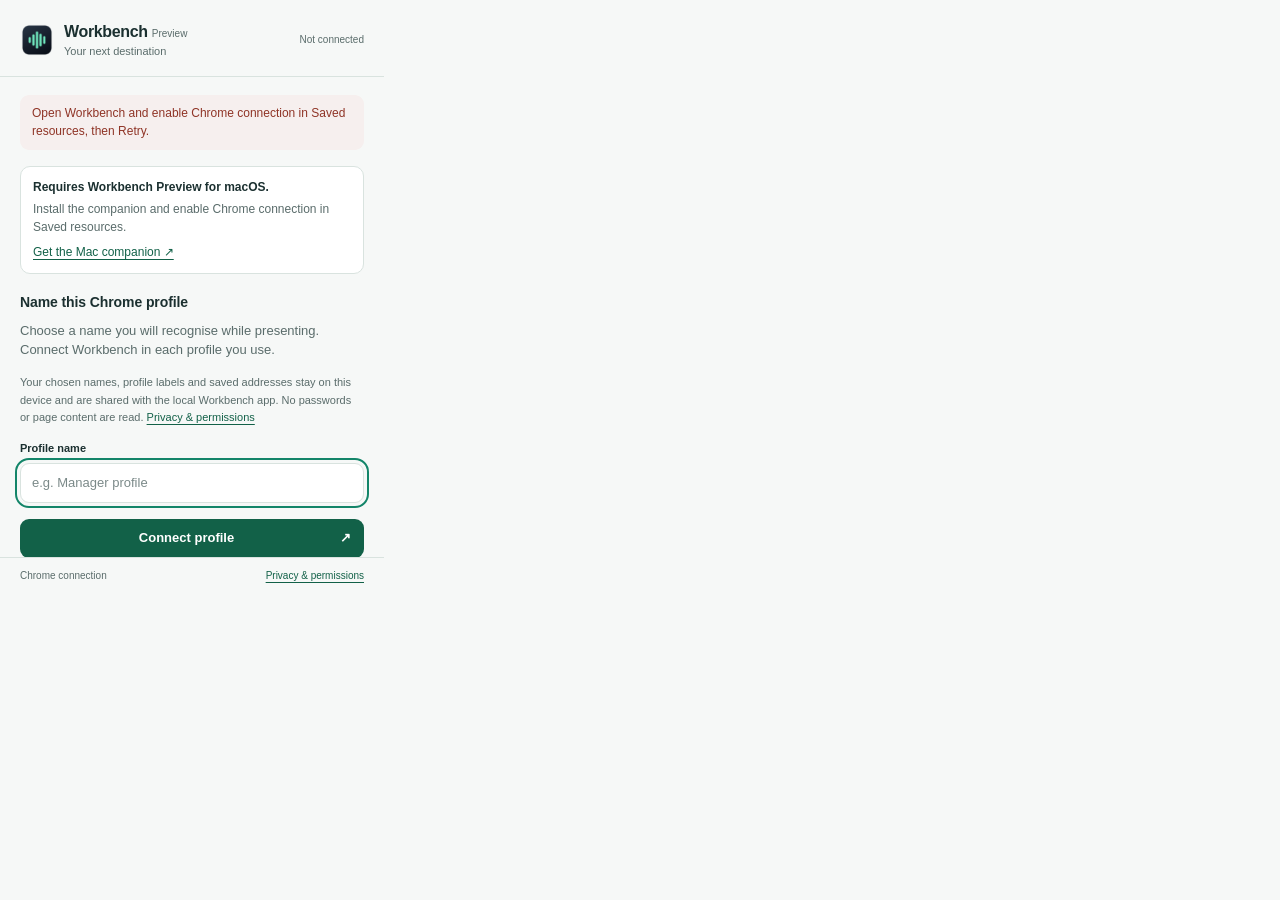
<file: BrowserExtension/popup.html>
<!doctype html>
<html lang="en">
<head>
  <meta charset="utf-8">
  <meta name="viewport" content="width=device-width, initial-scale=1">
  <title>Workbench Preview destinations</title>
  <link rel="stylesheet" href="popup.css">
  <script type="module" src="popup.js"></script>
</head>
<body>
  <header>
    <img class="mark" src="icons/icon48.png" width="34" height="34" alt="">
    <div><h1>Workbench <span class="preview-label">Preview</span></h1><p class="eyebrow">Your next destination</p></div>
    <span id="connection-state" class="connection">Connecting…</span>
  </header>
  <main>
    <div id="feedback" class="feedback" role="status" aria-live="polite" hidden></div>
    <section id="setup" aria-labelledby="setup-heading" hidden>
      <div class="companion-note">
        <strong>Requires Workbench Preview for macOS.</strong>
        <p>Install the companion and enable Chrome connection in Saved resources.</p>
        <a href="https://workbench-mac.vercel.app/" target="_blank" rel="noopener noreferrer">Get the Mac companion ↗</a>
      </div>
      <h2 id="setup-heading">Name this Chrome profile</h2>
      <p>Choose a name you will recognise while presenting. Connect Workbench in each profile you use.</p>
      <p class="data-note">Your chosen names, profile labels and saved addresses stay on this device and are shared with the local Workbench app. No passwords or page content are read. <a href="privacy.html" target="_blank" rel="noopener noreferrer">Privacy &amp; permissions</a></p>
      <form id="connect-form">
        <label for="profile-name">Profile name</label>
        <input id="profile-name" name="profileName" placeholder="e.g. Manager profile" maxlength="80" required autocomplete="off">
        <button class="primary full" type="submit">Connect profile <span aria-hidden="true">↗</span></button>
      </form>
    </section>
    <section id="paired" aria-labelledby="destinations-heading" hidden>
      <div class="section-heading"><h2 id="destinations-heading">Destinations</h2><button id="refresh" class="text-button" type="button">Refresh</button></div>
      <label class="sr-only" for="search">Search destinations</label>
      <input id="search" type="search" placeholder="Find a destination…" autocomplete="off">
      <p id="empty" class="empty" hidden>No destinations yet. Save a tab below to make your first shortcut.</p>
      <ul id="destinations" class="destinations" aria-label="Saved destinations"></ul>
      <div id="offline" class="offline" hidden>
        <p>Open Workbench and enable Chrome connection in Saved resources, then Retry.</p>
        <button id="retry" class="secondary" type="button">Retry connection</button>
      </div>
      <details id="save-details">
        <summary>Save or update this tab <span aria-hidden="true">+</span></summary>
        <form id="save-form">
          <p class="caption">Saving in <strong id="save-profile"></strong></p>
          <label for="save-mode">Destination</label>
          <select id="save-mode"><option value="">Create a new destination</option></select>
          <label for="destination-title">Audience-safe name</label>
          <input id="destination-title" maxlength="80" placeholder="e.g. Manager" required autocomplete="off">
          <div id="old-address" class="address-block" hidden><span class="address-label">Previous address</span><code id="old-url"></code></div>
          <div class="address-block"><span id="new-address-label" class="address-label">Address to save</span><code id="current-url"></code></div>
          <p id="stripped" class="caption" hidden>Query parameters and the fragment were removed from this address.</p>
          <p id="tab-unavailable" class="caption" hidden>Open a regular web tab in this profile, then reopen Workbench.</p>
          <p id="permission-step" class="caption" hidden>First allow this site. Chrome closes this popup for permission; reopen Workbench to finish saving. Your draft stays here.</p>
          <button id="save-button" class="primary full" type="submit">Save destination</button>
        </form>
      </details>
    </section>
  </main>
  <footer><span id="current-profile">Chrome connection</span><a href="privacy.html" target="_blank" rel="noopener noreferrer">Privacy &amp; permissions</a></footer>
</body>
</html>
</file>
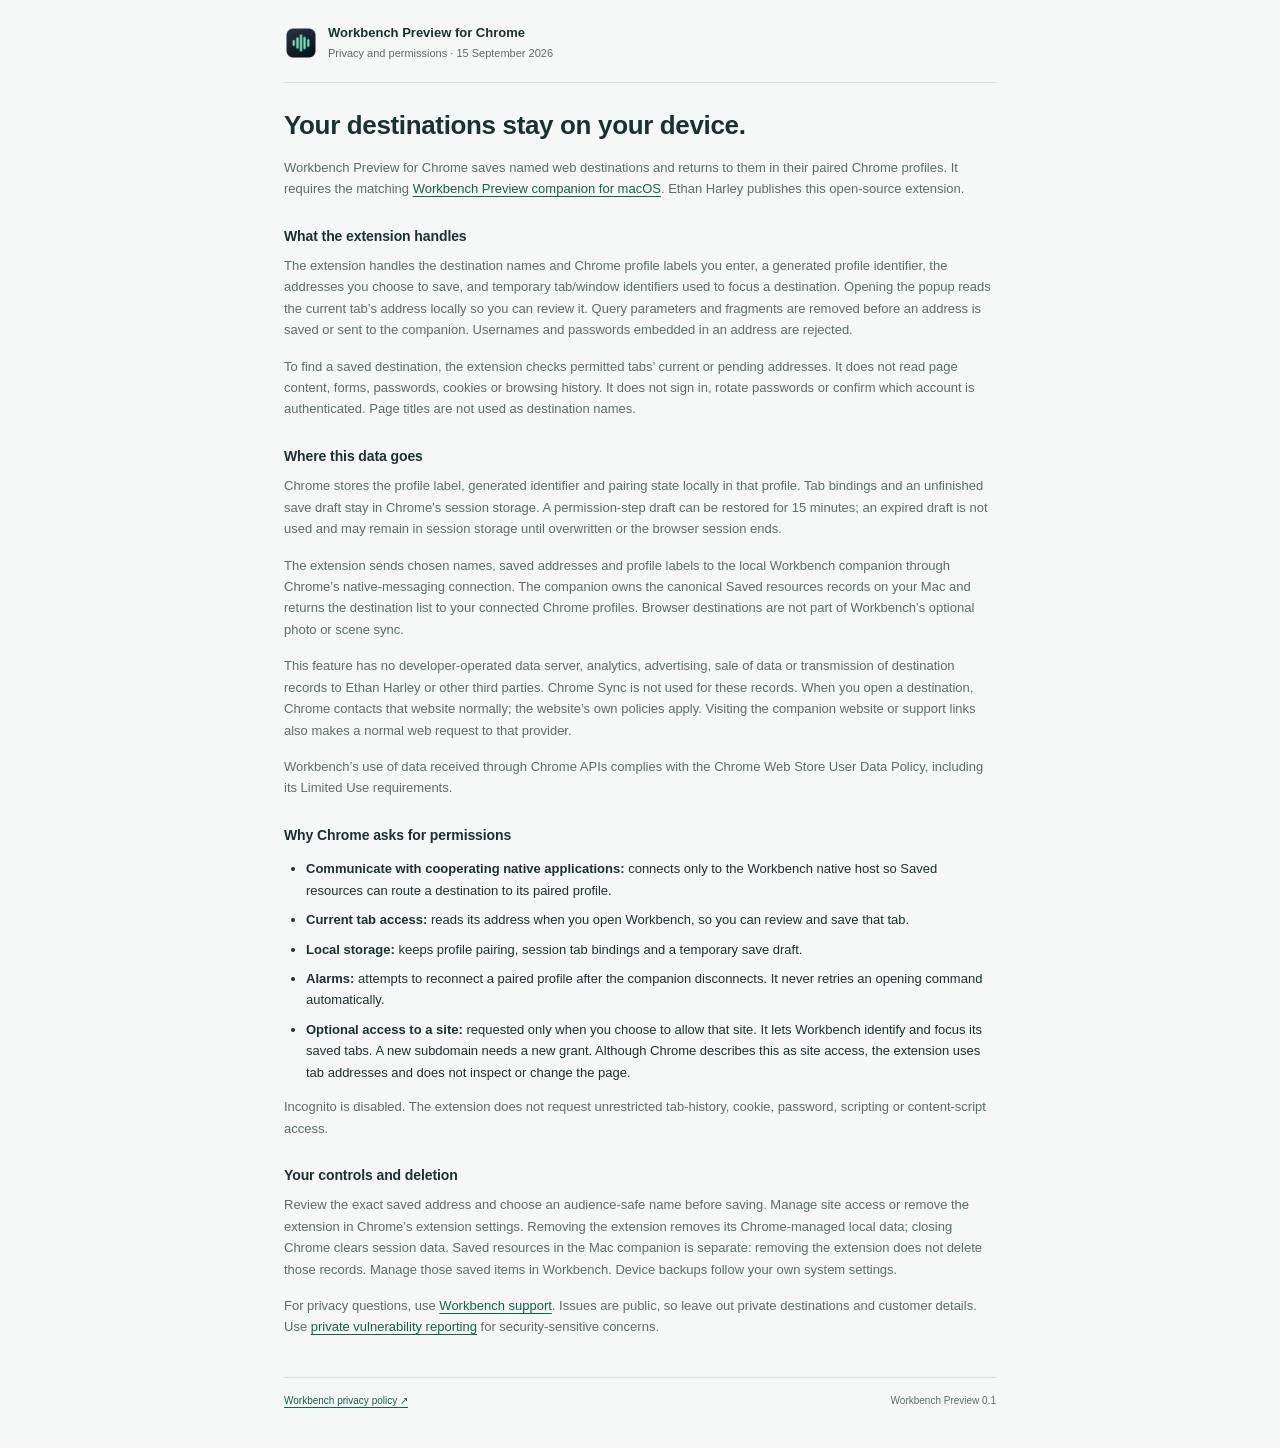
<file: BrowserExtension/privacy.html>
<!doctype html>
<html lang="en">
<head>
  <meta charset="utf-8">
  <meta name="viewport" content="width=device-width, initial-scale=1">
  <title>Privacy and permissions — Workbench Preview for Chrome</title>
  <link rel="stylesheet" href="popup.css">
</head>
<body class="privacy-page">
  <header><img class="mark" src="icons/icon48.png" width="34" height="34" alt=""><div><strong>Workbench Preview for Chrome</strong><p class="eyebrow">Privacy and permissions · 15 September 2026</p></div></header>
  <main>
    <h1>Your destinations stay on your device.</h1>
    <p>Workbench Preview for Chrome saves named web destinations and returns to them in their paired Chrome profiles. It requires the matching <a href="https://workbench-mac.vercel.app/" target="_blank" rel="noopener noreferrer">Workbench Preview companion for macOS</a>. Ethan Harley publishes this open-source extension.</p>

    <h2>What the extension handles</h2>
    <p>The extension handles the destination names and Chrome profile labels you enter, a generated profile identifier, the addresses you choose to save, and temporary tab/window identifiers used to focus a destination. Opening the popup reads the current tab’s address locally so you can review it. Query parameters and fragments are removed before an address is saved or sent to the companion. Usernames and passwords embedded in an address are rejected.</p>
    <p>To find a saved destination, the extension checks permitted tabs’ current or pending addresses. It does not read page content, forms, passwords, cookies or browsing history. It does not sign in, rotate passwords or confirm which account is authenticated. Page titles are not used as destination names.</p>

    <h2>Where this data goes</h2>
    <p>Chrome stores the profile label, generated identifier and pairing state locally in that profile. Tab bindings and an unfinished save draft stay in Chrome’s session storage. A permission-step draft can be restored for 15 minutes; an expired draft is not used and may remain in session storage until overwritten or the browser session ends.</p>
    <p>The extension sends chosen names, saved addresses and profile labels to the local Workbench companion through Chrome’s native-messaging connection. The companion owns the canonical Saved resources records on your Mac and returns the destination list to your connected Chrome profiles. Browser destinations are not part of Workbench’s optional photo or scene sync.</p>
    <p>This feature has no developer-operated data server, analytics, advertising, sale of data or transmission of destination records to Ethan Harley or other third parties. Chrome Sync is not used for these records. When you open a destination, Chrome contacts that website normally; the website’s own policies apply. Visiting the companion website or support links also makes a normal web request to that provider.</p>
    <p>Workbench’s use of data received through Chrome APIs complies with the Chrome Web Store User Data Policy, including its Limited Use requirements.</p>

    <h2>Why Chrome asks for permissions</h2>
    <ul>
      <li><strong>Communicate with cooperating native applications:</strong> connects only to the Workbench native host so Saved resources can route a destination to its paired profile.</li>
      <li><strong>Current tab access:</strong> reads its address when you open Workbench, so you can review and save that tab.</li>
      <li><strong>Local storage:</strong> keeps profile pairing, session tab bindings and a temporary save draft.</li>
      <li><strong>Alarms:</strong> attempts to reconnect a paired profile after the companion disconnects. It never retries an opening command automatically.</li>
      <li><strong>Optional access to a site:</strong> requested only when you choose to allow that site. It lets Workbench identify and focus its saved tabs. A new subdomain needs a new grant. Although Chrome describes this as site access, the extension uses tab addresses and does not inspect or change the page.</li>
    </ul>
    <p>Incognito is disabled. The extension does not request unrestricted tab-history, cookie, password, scripting or content-script access.</p>

    <h2>Your controls and deletion</h2>
    <p>Review the exact saved address and choose an audience-safe name before saving. Manage site access or remove the extension in Chrome’s extension settings. Removing the extension removes its Chrome-managed local data; closing Chrome clears session data. Saved resources in the Mac companion is separate: removing the extension does not delete those records. Manage those saved items in Workbench. Device backups follow your own system settings.</p>
    <p>For privacy questions, use <a href="https://github.com/EthDawg/workbench/issues" target="_blank" rel="noopener noreferrer">Workbench support</a>. Issues are public, so leave out private destinations and customer details. Use <a href="https://github.com/EthDawg/workbench/security/advisories/new" target="_blank" rel="noopener noreferrer">private vulnerability reporting</a> for security-sensitive concerns.</p>
  </main>
  <footer><a href="https://workbench-mac.vercel.app/privacy.html" target="_blank" rel="noopener noreferrer">Workbench privacy policy ↗</a><span>Workbench Preview 0.1</span></footer>
</body>
</html>
</file>
<file: BrowserExtension/popup.css>
:root { color-scheme: light dark; --bg:#f6f8f7; --surface:#fff; --ink:#1b3030; --muted:#5a6c6b; --line:#d9e3df; --mint:#d2f4e5; --accent:#126148; --focus:#138569; --error:#8f3426; font:13px/1.45 -apple-system,BlinkMacSystemFont,"Segoe UI",sans-serif; }
* { box-sizing:border-box; }
body { width:384px; margin:0; background:var(--bg); color:var(--ink); }
header { display:flex; align-items:center; gap:10px; padding:20px 20px 16px; border-bottom:1px solid var(--line); }
.mark { width:34px; height:34px; flex:none; object-fit:contain; }
h1 { font-size:16px; letter-spacing:-.35px; margin:0; }
.preview-label { font-size:10px; font-weight:500; letter-spacing:0; color:var(--muted); }
a { color:var(--accent); text-underline-offset:3px; }
.companion-note { padding:12px; margin-bottom:18px; border-radius:10px; border:1px solid var(--line); background:var(--surface); font-size:12px; }
.companion-note p { margin:5px 0 8px; }
.data-note { font-size:11px; line-height:1.55; }
.eyebrow { color:var(--muted); font-size:11px; margin:1px 0 0; }
.connection { margin-left:auto; font-size:10px; color:var(--muted); max-width:74px; text-align:right; }
.connection[data-connected="true"] { color:var(--accent); }
main { padding:18px 20px 16px; min-height:110px; max-height:480px; overflow-y:auto; }
h2 { font-size:14px; margin:0; font-weight:650; letter-spacing:-.1px; }
p { margin:9px 0 15px; color:var(--muted); }
label { display:block; font-size:11px; font-weight:600; margin:14px 0 6px; }
input,select,button { font:inherit; }
input,select { width:100%; padding:10px 11px; background:var(--surface); border:1px solid var(--line); border-radius:9px; color:var(--ink); }
input::placeholder { color:var(--muted); opacity:.8; }
button { border:0; cursor:pointer; color:var(--ink); }
button:disabled { opacity:.5; cursor:default; }
:focus-visible { outline:2px solid var(--focus); outline-offset:3px; }
.primary { background:var(--accent); color:#fff; font-weight:600; border-radius:9px; padding:10px 13px; }
.primary span { float:right; }
.full { width:100%; margin-top:16px; }
.secondary { background:var(--mint); color:var(--accent); border-radius:8px; padding:8px 12px; font-weight:600; }
.text-button { background:none; padding:4px 0 4px 8px; color:var(--accent); font-size:11px; }
.section-heading { display:flex; align-items:center; justify-content:space-between; margin-bottom:10px; }
.feedback { font-size:12px; padding:10px 12px; margin-bottom:16px; border-radius:9px; background:var(--mint); color:var(--accent); overflow-wrap:anywhere; }
.feedback[data-error="true"] { color:var(--error); background:color-mix(in srgb,var(--error) 8%,var(--surface)); }
.caption { font-size:11px; line-height:1.5; margin:10px 0 0; }
.empty { padding:20px 8px; text-align:center; font-size:12px; }
.destinations { list-style:none; margin:12px -4px 16px; padding:0; }
.destination { width:100%; display:flex; align-items:center; gap:11px; text-align:left; padding:11px 9px; background:transparent; border-radius:10px; }
.destination:hover { background:var(--surface); }
.destination:focus-visible { background:var(--mint); outline-offset:-1px; }
.destination-icon { flex:none; width:30px; height:30px; display:grid; place-items:center; border:1px solid var(--line); color:var(--accent); border-radius:9px; font-size:15px; }
.destination-copy { min-width:0; flex:1; }
.destination-title { display:block; font-weight:600; overflow-wrap:anywhere; }
.destination-detail { display:block; font-size:10px; color:var(--muted); overflow:hidden; text-overflow:ellipsis; white-space:nowrap; margin-top:2px; }
.destination-arrow { color:var(--muted); font-size:15px; }
.offline { padding:2px 0 16px; font-size:12px; }
details { border-top:1px solid var(--line); padding-top:14px; }
summary { cursor:pointer; font-size:12px; font-weight:600; list-style:none; display:flex; justify-content:space-between; padding:2px 0; }
summary::-webkit-details-marker { display:none; }
summary span { font-size:16px; font-weight:400; line-height:1; color:var(--muted); }
details[open] summary span { transform:rotate(45deg); }
.address-block { padding:10px 11px; background:var(--surface); border:1px solid var(--line); border-radius:9px; margin-top:12px; }
.address-label { display:block; color:var(--muted); font-size:10px; margin-bottom:4px; }
code { font:11px/1.5 ui-monospace,SFMono-Regular,Menlo,monospace; overflow-wrap:anywhere; }
footer { display:flex; justify-content:space-between; gap:12px; border-top:1px solid var(--line); padding:11px 20px; color:var(--muted); font-size:10px; }
footer span:first-child { max-width:185px; overflow:hidden; text-overflow:ellipsis; white-space:nowrap; }
.privacy-page { width:auto; max-width:760px; margin:0 auto; padding:24px; }
.privacy-page header { padding:0 0 20px; }
.privacy-page main { padding:24px 0; max-height:none; }
.privacy-page main h1 { font-size:26px; margin-bottom:12px; }
.privacy-page h2 { margin-top:26px; }
.privacy-page p,.privacy-page li { line-height:1.65; }
.privacy-page ul { padding-left:22px; }
.privacy-page li { margin-bottom:8px; }
.privacy-page footer { padding:16px 0; }
[hidden] { display:none !important; }
.sr-only { position:absolute; width:1px; height:1px; padding:0; margin:-1px; overflow:hidden; clip:rect(0,0,0,0); white-space:nowrap; border:0; }
@media (prefers-color-scheme:dark) { :root { --bg:#172322; --surface:#20312e; --ink:#e4ede9; --muted:#a0b4ac; --line:#354841; --mint:#263f35; --accent:#a2e4c6; --focus:#a2e4c6; --error:#f4b8a8; } .primary { background:#b5edd4; color:#15352a; } }
@media (prefers-reduced-motion:reduce) { * { scroll-behavior:auto !important; } }
</file>
